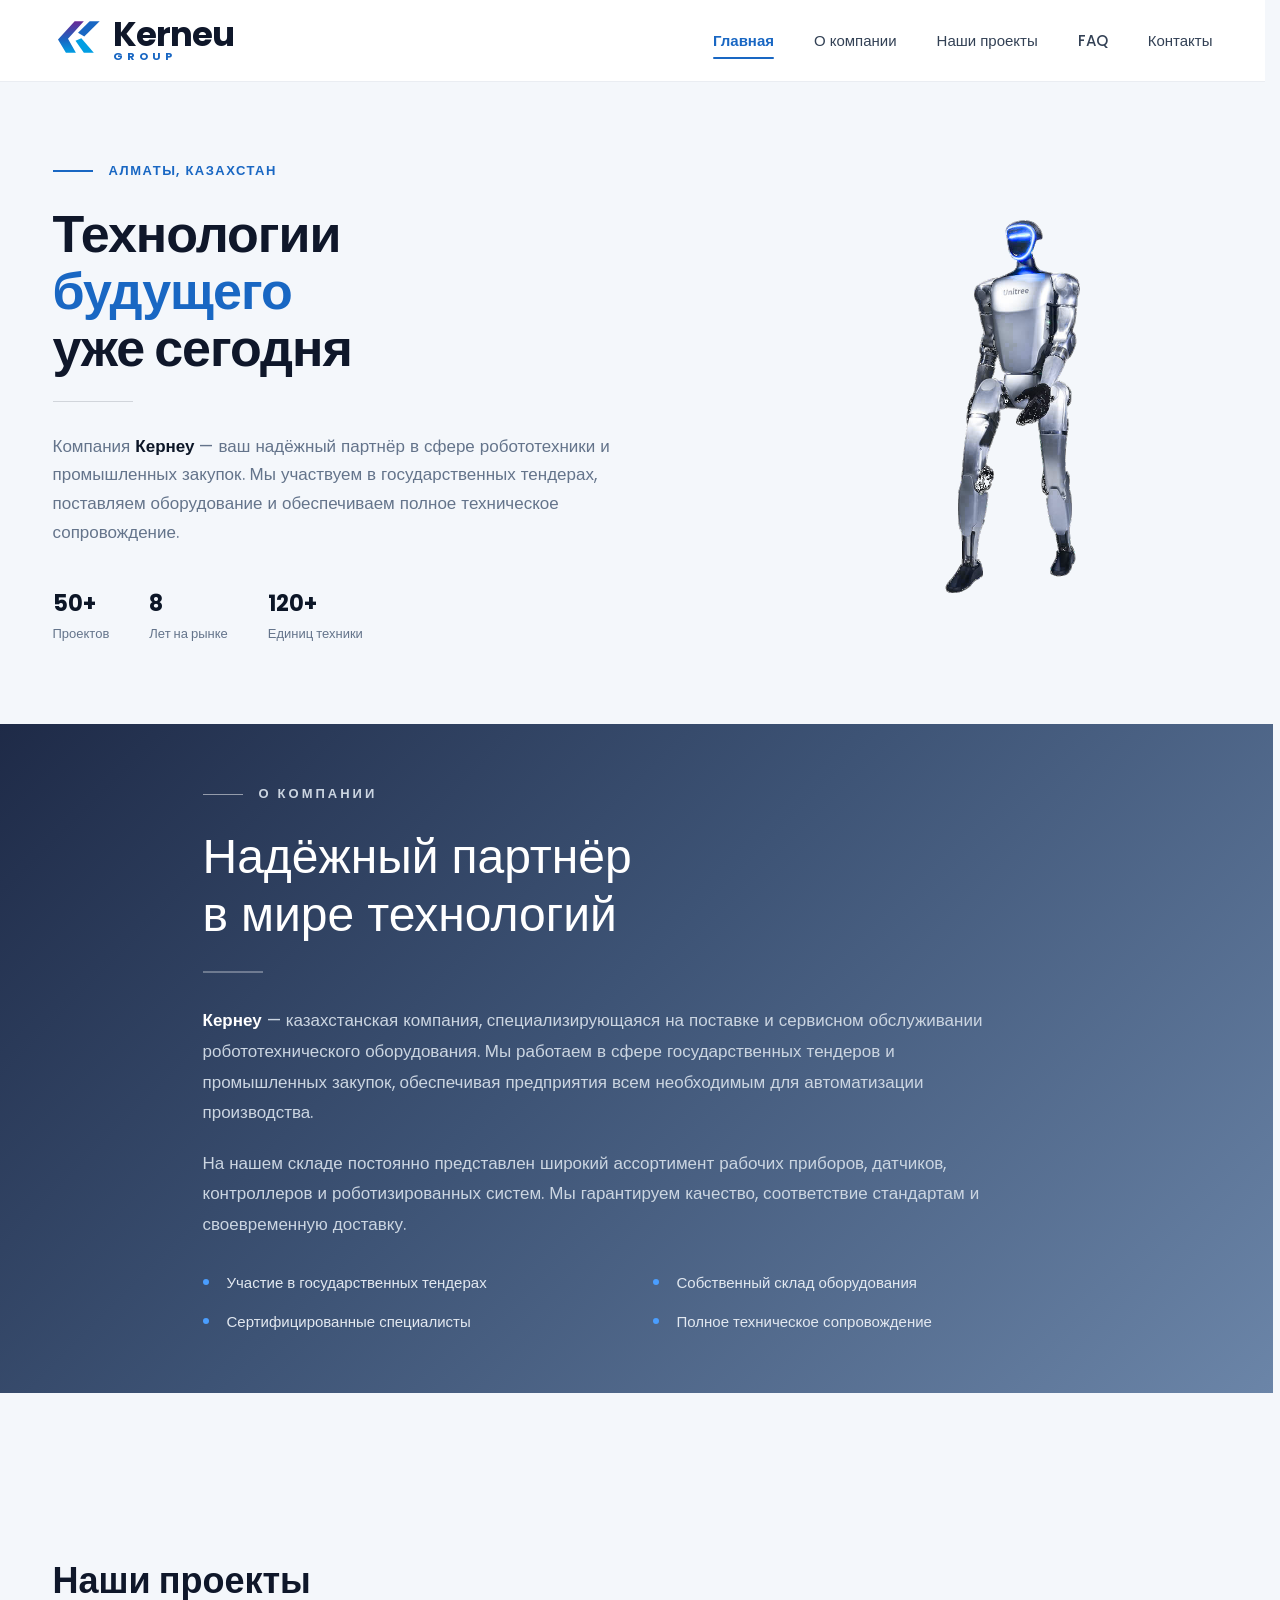
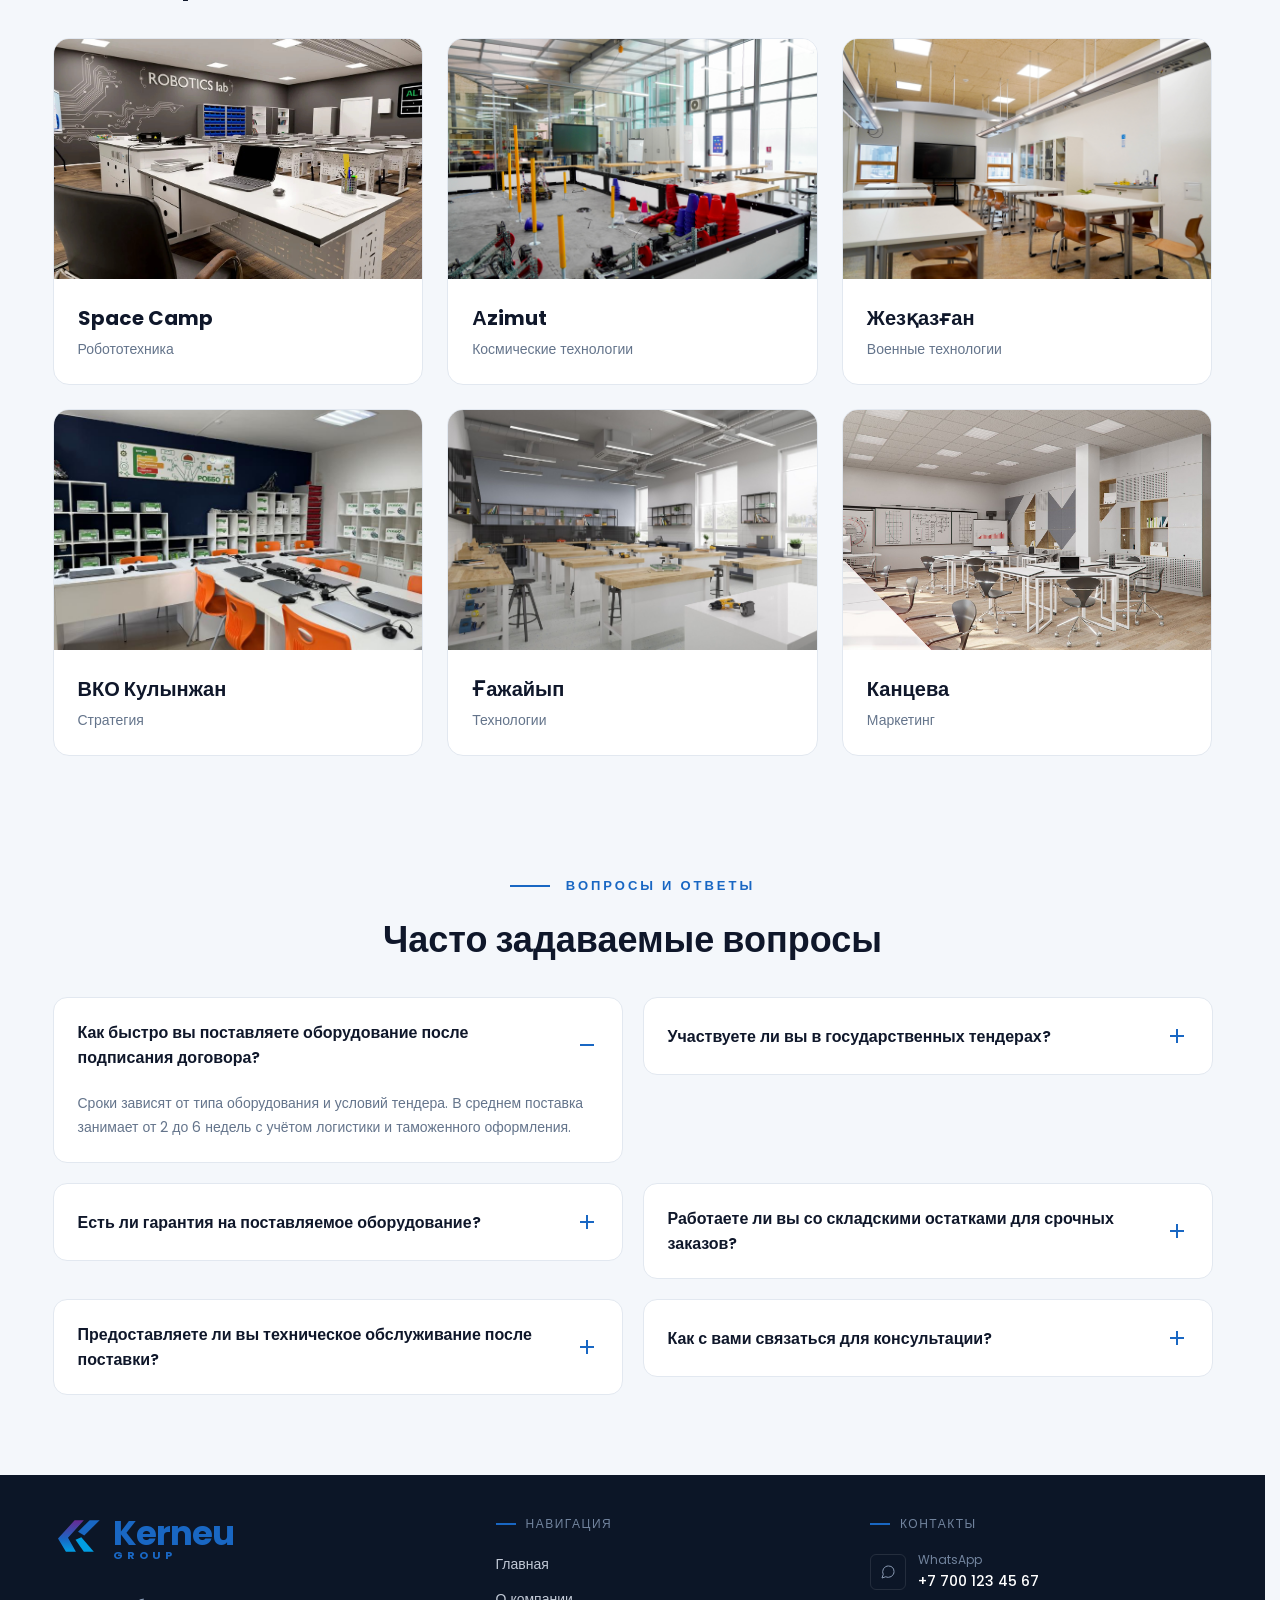
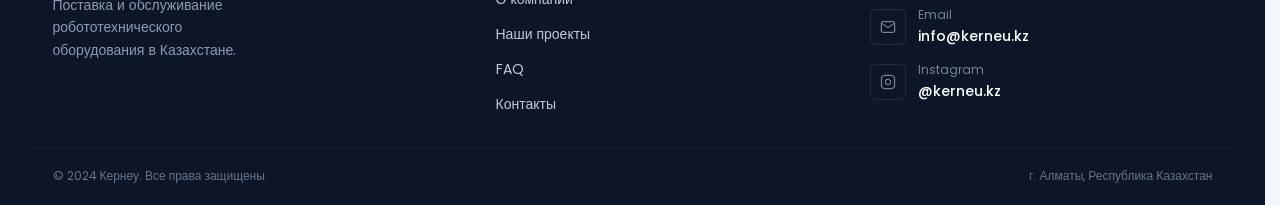
<file: index.html>
<!DOCTYPE html>
<html lang="ru">
<head>
    <meta charset="UTF-8">
    <meta name="viewport" content="width=device-width, initial-scale=1.0">
    <title>Kerneu Group - Robotics Landing Page</title>
    <link rel="stylesheet" href="styleL.css">
    <link href="https://fonts.googleapis.com/css2?family=Poppins:wght@300;400;500;600;700;800&display=swap" rel="stylesheet">
</head>
<body id="top">

<header class="site-header">
    <div class="container header-container">
        <div class="logo">
            <div class="logo-icon">
                <svg width="50" height="42" viewBox="0 0 120 100" fill="none" xmlns="http://www.w3.org/2000/svg">
                    <defs>
                        <linearGradient id="kerneu-grad" x1="0%" y1="0%" x2="0%" y2="100%">
                            <stop offset="0%" stop-color="#692994"/>
                            <stop offset="60%" stop-color="#1967c3"/>
                            <stop offset="100%" stop-color="#019ee3"/>
                        </linearGradient>
                    </defs>
                    <path d="M52 12 L74 12 L36 54 L55 88 L31 88 L12 56 Z" fill="url(#kerneu-grad)"/>
                    <path d="M60 40 L88 12 L112 12 L75 49 Z" fill="#1967c3"/>
                    <path d="M68 53 L98 88 L74 88 L54 59 Z" fill="#019ee3"/>
                </svg>
            </div>
            <div class="logo-text">
                <span class="brand-name">Kerneu</span>
                <span class="brand-sub">GROUP</span>
            </div>
        </div>
        
        <nav class="main-nav">
            <ul>
                <li><a href="#top">Главная</a></li>
                <li><a href="#about">О компании</a></li>
                <li><a href="#projects">Наши проекты</a></li>
                <li><a href="#faq">FAQ</a></li>
                <li><a href="#contacts">Контакты</a></li>
            </ul>
        </nav>
    </div>
</header>

<section class="hero-section">
    <div class="container">
        <div class="hero-top-content">
            <div class="hero-text-block">
    <div class="hero-subtitle">
        <span class="line"></span> АЛМАТЫ, КАЗАХСТАН
    </div>
    
    <h1 class="hero-title">
        Технологии<br>
        <span class="text-blue">будущего</span><br>
        уже сегодня
    </h1>
    
    <div class="hero-divider"></div>
    
    <p class="hero-description">
        Компания <strong>Кернеу</strong> — ваш надёжный партнёр в сфере робототехники и промышленных закупок. Мы участвуем в государственных тендерах, поставляем оборудование и обеспечиваем полное техническое сопровождение.
    </p>

    <div class="hero-stats">
        <div class="stat-item">
            <span class="stat-number">50+</span>
            <span class="stat-label">Проектов</span>
        </div>
        <div class="stat-item">
            <span class="stat-number">8</span>
            <span class="stat-label">Лет на рынке</span>
        </div>
        <div class="stat-item">
            <span class="stat-number">120+</span>
            <span class="stat-label">Единиц техники</span>
        </div>
    </div>
</div>
            <div class="hero-right-image">
                <img src="pic/robot (1).png" alt="Модель робота" class="empty-img hero-png">
            </div>
        </div>

        <section class="about-company" id="about">
    <div class="container about-content">
        <div class="about-label"><span class="about-label-line"></span>О КОМПАНИИ</div>
        <h2 class="about-title">Надёжный партнёр<br>в мире технологий</h2>
        <div class="about-divider"></div>
        <p class="about-text">
            <strong>Кернеу</strong> — казахстанская компания, специализирующаяся на поставке и сервисном обслуживании робототехнического оборудования. Мы работаем в сфере государственных тендеров и промышленных закупок, обеспечивая предприятия всем необходимым для автоматизации производства.
        </p>
        <p class="about-text">
            На нашем складе постоянно представлен широкий ассортимент рабочих приборов, датчиков, контроллеров и роботизированных систем. Мы гарантируем качество, соответствие стандартам и своевременную доставку.
        </p>
        <ul class="about-features">
            <li>Участие в государственных тендерах</li>
            <li>Собственный склад оборудования</li>
            <li>Сертифицированные специалисты</li>
            <li>Полное техническое сопровождение</li>
        </ul>
    </div>
</section>
</section>

<section class="interactive-section" id="projects">
    <div class="container">
        <div class="interactive-section-header">
            <h2 class="inter-title">Наши проекты</h2>
        </div>
        
        <div class="interactive-grid">
            
            <div class="interactive-card project-card" data-drawer="drawer-1">
                <div class="project-img-wrapper">
                    <img src="pic/203644845_w1280_h640_203644845.jpg" alt="FIRST Kazakhstan" class="project-img empty-img">
                </div>
                <div class="project-info">
                    <h3 class="project-title">Space Camp</h3>
                    <p class="project-category">Робототехника</p>
                </div>
            </div>

            <div class="interactive-card project-card" data-drawer="drawer-2">
                <div class="project-img-wrapper">
                    <img src="pic/DSC00771.jpg" alt="World Space Olympiad" class="project-img empty-img">
                </div>
                <div class="project-info">
                    <h3 class="project-title">Аzimut</h3>
                    <p class="project-category">Космические технологии</p>
                </div>
            </div>

            <div class="interactive-card project-card" data-drawer="drawer-3">
                <div class="project-img-wrapper">
                    <img src="pic/DSC00374.jpg" alt="Smart Sarbaz" class="project-img empty-img">
                </div>
                <div class="project-info">
                    <h3 class="project-title">Жезқазған</h3>
                    <p class="project-category">Военные технологии</p>
                </div>
            </div>

            <div class="interactive-card project-card" data-drawer="drawer-4">
                <div class="project-img-wrapper">
                    <img src="pic/IMG_3174_w900_h600.jpg" alt="Ғажайып" class="project-img empty-img">
                </div>
                <div class="project-info">
                    <h3 class="project-title">ВКО Кулынжан</h3>
                    <p class="project-category">Стратегия</p>
                </div>
            </div>

            <div class="interactive-card project-card" data-drawer="drawer-5">
                <div class="project-img-wrapper">
                    <img src="pic/281277.jpg" alt="Office" class="project-img empty-img">
                </div>
                <div class="project-info">
                    <h3 class="project-title">Ғажайып</h3>
                    <p class="project-category">Технологии</p>
                </div>
            </div>

            <div class="interactive-card project-card" data-drawer="drawer-6">
                <div class="project-img-wrapper">
                    <img src="pic/1668594249_idei-club-p-kabinet-robototekhniki-dizain-vkontakte-3.jpg" alt="Market Analysis" class="project-img empty-img">
                </div>
                <div class="project-info">
                    <h3 class="project-title">Канцева</h3>
                    <p class="project-category">Маркетинг</p>
                </div>
            </div>

        </div>
    </div>
</section>

<section class="faq-section" id="faq">
    <div class="container">
        <div class="faq-header">
            <div class="faq-label"><span class="faq-label-line"></span>ВОПРОСЫ И ОТВЕТЫ</div>
            <h2 class="faq-title">Часто задаваемые вопросы</h2>
        </div>

        <div class="faq-grid">
            <div class="faq-item is-open">
                <button class="faq-question" type="button">
                    <span>Как быстро вы поставляете оборудование после подписания договора?</span>
                    <span class="faq-icon"></span>
                </button>
                <div class="faq-answer">
                    <p>Сроки зависят от типа оборудования и условий тендера. В среднем поставка занимает от 2 до 6 недель с учётом логистики и таможенного оформления.</p>
                </div>
            </div>

            <div class="faq-item">
                <button class="faq-question" type="button">
                    <span>Участвуете ли вы в государственных тендерах?</span>
                    <span class="faq-icon"></span>
                </button>
                <div class="faq-answer">
                    <p>Да, Кернеу активно участвует в государственных тендерах и закупках, обеспечивая полное сопровождение сделки от подачи заявки до поставки.</p>
                </div>
            </div>

            <div class="faq-item">
                <button class="faq-question" type="button">
                    <span>Есть ли гарантия на поставляемое оборудование?</span>
                    <span class="faq-icon"></span>
                </button>
                <div class="faq-answer">
                    <p>Всё оборудование сертифицировано и поставляется с официальной гарантией производителя, а также с нашим техническим сопровождением.</p>
                </div>
            </div>

            <div class="faq-item">
                <button class="faq-question" type="button">
                    <span>Работаете ли вы со складскими остатками для срочных заказов?</span>
                    <span class="faq-icon"></span>
                </button>
                <div class="faq-answer">
                    <p>Да, на нашем складе постоянно есть в наличии датчики, контроллеры и роботизированные системы, что позволяет закрывать срочные заявки без ожидания импорта.</p>
                </div>
            </div>

            <div class="faq-item">
                <button class="faq-question" type="button">
                    <span>Предоставляете ли вы техническое обслуживание после поставки?</span>
                    <span class="faq-icon"></span>
                </button>
                <div class="faq-answer">
                    <p>Да, наши сертифицированные специалисты обеспечивают полное техническое сопровождение оборудования на всех этапах эксплуатации.</p>
                </div>
            </div>

            <div class="faq-item">
                <button class="faq-question" type="button">
                    <span>Как с вами связаться для консультации?</span>
                    <span class="faq-icon"></span>
                </button>
                <div class="faq-answer">
                    <p>Свяжитесь с нами по WhatsApp, email или Instagram — контакты указаны в разделе «Контакты» ниже, мы ответим в течение рабочего дня.</p>
                </div>
            </div>
        </div>
    </div>
</section>

<footer class="site-footer" id="contacts">
    <div class="container footer-top">
        <div class="footer-col">
            <div class="logo-2">
            <div class="logo-icon">
                <svg width="50" height="42" viewBox="0 0 120 100" fill="none" xmlns="http://www.w3.org/2000/svg">
                    <defs>
                        <linearGradient id="kerneu-grad" x1="0%" y1="0%" x2="0%" y2="100%">
                            <stop offset="0%" stop-color="#692994"/>
                            <stop offset="60%" stop-color="#1967c3"/>
                            <stop offset="100%" stop-color="#019ee3"/>
                        </linearGradient>
                    </defs>
                    <path d="M52 12 L74 12 L36 54 L55 88 L31 88 L12 56 Z" fill="url(#kerneu-grad)"/>
                    <path d="M60 40 L88 12 L112 12 L75 49 Z" fill="#1967c3"/>
                    <path d="M68 53 L98 88 L74 88 L54 59 Z" fill="#019ee3"/>
                </svg>
            </div>
            <div class="logo-text">
                <span class="brand-name-2">Kerneu</span>
                <span class="brand-sub">GROUP</span>
            </div>
        </div>
            <p class="footer-desc">
                Поставка и обслуживание<br>
                робототехнического<br>
                оборудования в Казахстане.
            </p>
        </div>
        
        <div class="footer-col">
            <h4 class="footer-heading"><span class="heading-line"></span>НАВИГАЦИЯ</h4>
            <ul class="footer-nav">
                <li><a href="#top">Главная</a></li>
                <li><a href="#about">О компании</a></li>
                <li><a href="#projects">Наши проекты</a></li>
                <li><a href="#faq">FAQ</a></li>
                <li><a href="#contacts">Контакты</a></li>
            </ul>
        </div>
        
        <div class="footer-col">
            <h4 class="footer-heading"><span class="heading-line"></span>КОНТАКТЫ</h4>
            <div class="footer-contact-list">
                <div class="contact-item">
                    <div class="contact-icon">
                        <svg viewBox="0 0 24 24" fill="none" stroke="currentColor" stroke-width="1.5"><path d="M21 11.5a8.38 8.38 0 0 1-.9 3.8 8.5 8.5 0 0 1-7.6 4.7 8.38 8.38 0 0 1-3.8-.9L3 21l1.9-5.7a8.38 8.38 0 0 1-.9-3.8 8.5 8.5 0 0 1 4.7-7.6 8.38 8.38 0 0 1 3.8-.9h.5a8.48 8.48 0 0 1 8 8v.5z"></path></svg>
                    </div>
                    <div class="contact-info">
                        <span class="contact-title">WhatsApp</span>
                        <a href="tel:+77001234567" class="contact-link">+7 700 123 45 67</a>
                    </div>
                </div>
                <div class="contact-item">
                    <div class="contact-icon">
                        <svg viewBox="0 0 24 24" fill="none" stroke="currentColor" stroke-width="1.5"><rect x="2" y="4" width="20" height="16" rx="2"></rect><path d="M2 6l10 7 10-7"></path></svg>
                    </div>
                    <div class="contact-info">
                        <span class="contact-title">Email</span>
                        <a href="mailto:info@kerneu.kz" class="contact-link">info@kerneu.kz</a>
                    </div>
                </div>
                <div class="contact-item">
                    <div class="contact-icon">
                        <svg viewBox="0 0 24 24" fill="none" stroke="currentColor" stroke-width="1.5"><rect x="2" y="2" width="20" height="20" rx="5" ry="5"></rect><path d="M16 11.37A4 4 0 1 1 12.63 8 4 4 0 0 1 16 11.37z"></path><line x1="17.5" y1="6.5" x2="17.51" y2="6.5"></line></svg>
                    </div>
                    <div class="contact-info">
                        <span class="contact-title">Instagram</span>
                        <a href="#" class="contact-link">@kerneu.kz</a>
                    </div>
                </div>
            </div>
        </div>
    </div>
    
    <div class="container footer-bottom">
        <p>© 2024 Кернеу. Все права защищены.</p>
        <p>г. Алматы, Республика Казахстан</p>
    </div>
</footer>

<div class="side-drawer" id="projects-gallery">
    <div class="drawer-overlay" onclick="closeGallery()"></div>
    
    <button class="drawer-close" onclick="closeGallery()">&times;</button>
    
    <button class="drawer-nav-arrow arrow-prev" onclick="moveCarousel(-1)" title="Предыдущий проект">
        <svg width="24" height="24" viewBox="0 0 24 24" fill="none" stroke="currentColor" stroke-width="2.5" stroke-linecap="round" stroke-linejoin="round"><polyline points="15 18 9 12 15 6"></polyline></svg>
    </button>
    <button class="drawer-nav-arrow arrow-next" onclick="moveCarousel(1)" title="Следующий проект">
        <svg width="24" height="24" viewBox="0 0 24 24" fill="none" stroke="currentColor" stroke-width="2.5" stroke-linecap="round" stroke-linejoin="round"><polyline points="9 18 15 12 9 6"></polyline></svg>
    </button>

    <div class="carousel-track">
        
        <div class="carousel-card" id="card-0">
            <div class="drawer-content-scroll">
                <span class="drawer-tag">Robotics</span>
                <h2>Space Camp</h2>
                <div class="project-gallery">
                    <div class="gallery-row-top">
                        <img src="pic/IMG_0736.jpg" alt="Fablab" class="gallery-photo">
                        <img src="pic/IMG_6408.jpg" alt="Fablab" class="gallery-photo">
                        <img src="pic/IMG_0738.jpg" alt="Fablab" class="gallery-photo">
                        <img src="pic/IMG_0738.jpg" alt="Fablab" class="gallery-photo">
                        <img src="pic/IMG_6439.jpg" alt="Fablab" class="gallery-photo">
                    </div>
                </div>
                <hr>
                <p>Space Camp — упор на инженерию и космос: робототехника, роверы, FabLab, авиамоделирование и БПЛА, астрономия, космическая связь и радиотехнологии. Это самый "техно-космический" из всех.</p>
                </div>
        </div>

        <div class="carousel-card" id="card-1">
            <div class="drawer-content-scroll">
                <span class="drawer-tag">Space</span>
                <h2>Azimut</h2>
                <div class="project-gallery">
                    <div class="gallery-row-top">
                        <img src="pic/IMG_5260.jpg" alt="World Space Olympiad" class="gallery-photo">
                        <img src="pic/IMG_5261.jpg" alt="World Space Olympiad" class="gallery-photo">
                        <img src="pic/IMG_5262.jpg" alt="World Space Olympiad" class="gallery-photo">
                        <img src="pic/IMG_5264.jpg" alt="World Space Olympiad" class="gallery-photo">
                        <img src="pic/IMG_5266.jpg" alt="World Space Olympiad" class="gallery-photo">
                    </div>
                </div>
                <hr>
                <p>Явный уклон в творческие мастерские: "Культура питания", "Культура дома", "Дизайн и технология", инструментальная, сенсорная комната, НВП. Разноплановость — не только техника, а прикладные навыки и творчество. Хорошо показать как проект "полного цикла" для школы.</p>
            </div>
        </div>

        <div class="carousel-card" id="card-2">
            <div class="drawer-content-scroll">
                <span class="drawer-tag">Defense</span>
                <h2>Жезқазған</h2>
                <div class="project-gallery">
                    <div class="gallery-row-top">
                        <img src="pic/IMG_1023.jpg" alt="Smart Sarbaz" class="gallery-photo">
                        <img src="pic/IMG_1025.jpg" alt="Smart Sarbaz" class="gallery-photo">
                        <img src="pic/IMG_1027.jpg" alt="Smart Sarbaz" class="gallery-photo">
                        <img src="pic/IMG_1030.jpg" alt="Smart Sarbaz" class="gallery-photo">
                        <img src="pic/IMG_1033.jpg" alt="Smart Sarbaz" class="gallery-photo">
                    </div>
                </div>
                <hr>
                <p>Самый насыщенный список: сенсорная комната, центр раннего развития, арт-студия, гончарная мастерская, тренерская, медблок, студия цифрового искусства, фотостудия, информатика, STEM-лаборатория, физика/математика/биология, приёмная, кабинет директора.</p>
            </div>
        </div>

        <div class="carousel-card" id="card-3">
            <div class="drawer-content-scroll">
                <span class="drawer-tag">Strategy</span>
                <h2>Кулынжан</h2>
                <div class="project-gallery">
                    <div class="gallery-row-top">
                        <img src="pic/DSC00365.jpg" alt="Ғажайып" class="gallery-photo">
                        <img src="pic/DSC00366.jpg" alt="Ғажайып" class="gallery-photo">
                        <img src="pic/DSC00368.jpg" alt="Ғажайып" class="gallery-photo">
                        <img src="pic/DSC00367.jpg" alt="Ғажайып" class="gallery-photo">
                        <img src="pic/DSC00376.jpg" alt="Ғажайып" class="gallery-photo">
                    </div>
                </div>
                <hr>
                <p>Короткий список (охрана, биология, химия, физика), похоже, скан обрезан или проект меньше по объёму..</p>
            </div>
        </div>

        <div class="carousel-card" id="card-4">
            <div class="drawer-content-scroll">
                <span class="drawer-tag">Technology</span>
                <h2>Ғажайып</h2>
                <div class="project-gallery">
                    <div class="gallery-row-top">
                        <img src="pic/DSC00771.jpg" alt="Office" class="gallery-photo">
                        <img src="pic/DSC00774.jpg" alt="Office" class="gallery-photo">
                        <img src="pic/DSC00779.jpg" alt="Office" class="gallery-photo">
                        <img src="pic/DSC00783.jpg" alt="Office" class="gallery-photo">
                        <img src="pic/DSC00791.jpg" alt="Office" class="gallery-photo">
                    </div>
                </div>
                <hr>
                <p>Сильный академический профиль: инклюзивное образование, начальная школа, библиотека на 35 мест с медиатекой на 14, лаборантские по физике/биологии/химии, кабинет математики, STEM-лаборатория, визуальное искусство</p>
            </div>
        </div>

        <div class="carousel-card" id="card-5">
            <div class="drawer-content-scroll">
                <span class="drawer-tag">Marketing</span>
                <h2>Канцева</h2>
                <div class="project-gallery">
                    <div class="gallery-row-top">
                        <img src="pic/DSC00296.jpg" alt="Market Analysis" class="gallery-photo">
                        <img src="pic/DSC00312.jpg" alt="Market Analysis" class="gallery-photo">
                        <img src="pic/DSC00294.jpg" alt="Market Analysis" class="gallery-photo">
                        <img src="pic/DSC00292.jpg" alt="Market Analysis" class="gallery-photo">
                        <img src="pic/DSC00310.jpg" alt="Market Analysis" class="gallery-photo">
                    </div>
                </div>
                <hr>
                <p>Самый компактный: "Дизайн и технология", "Культура дома", визуальное искусство, STEM, "Робот".</p>
            </div>
        </div>

    </div>
</div>
<script src="scriptL.js"></script>
</body>
</html>
</file>
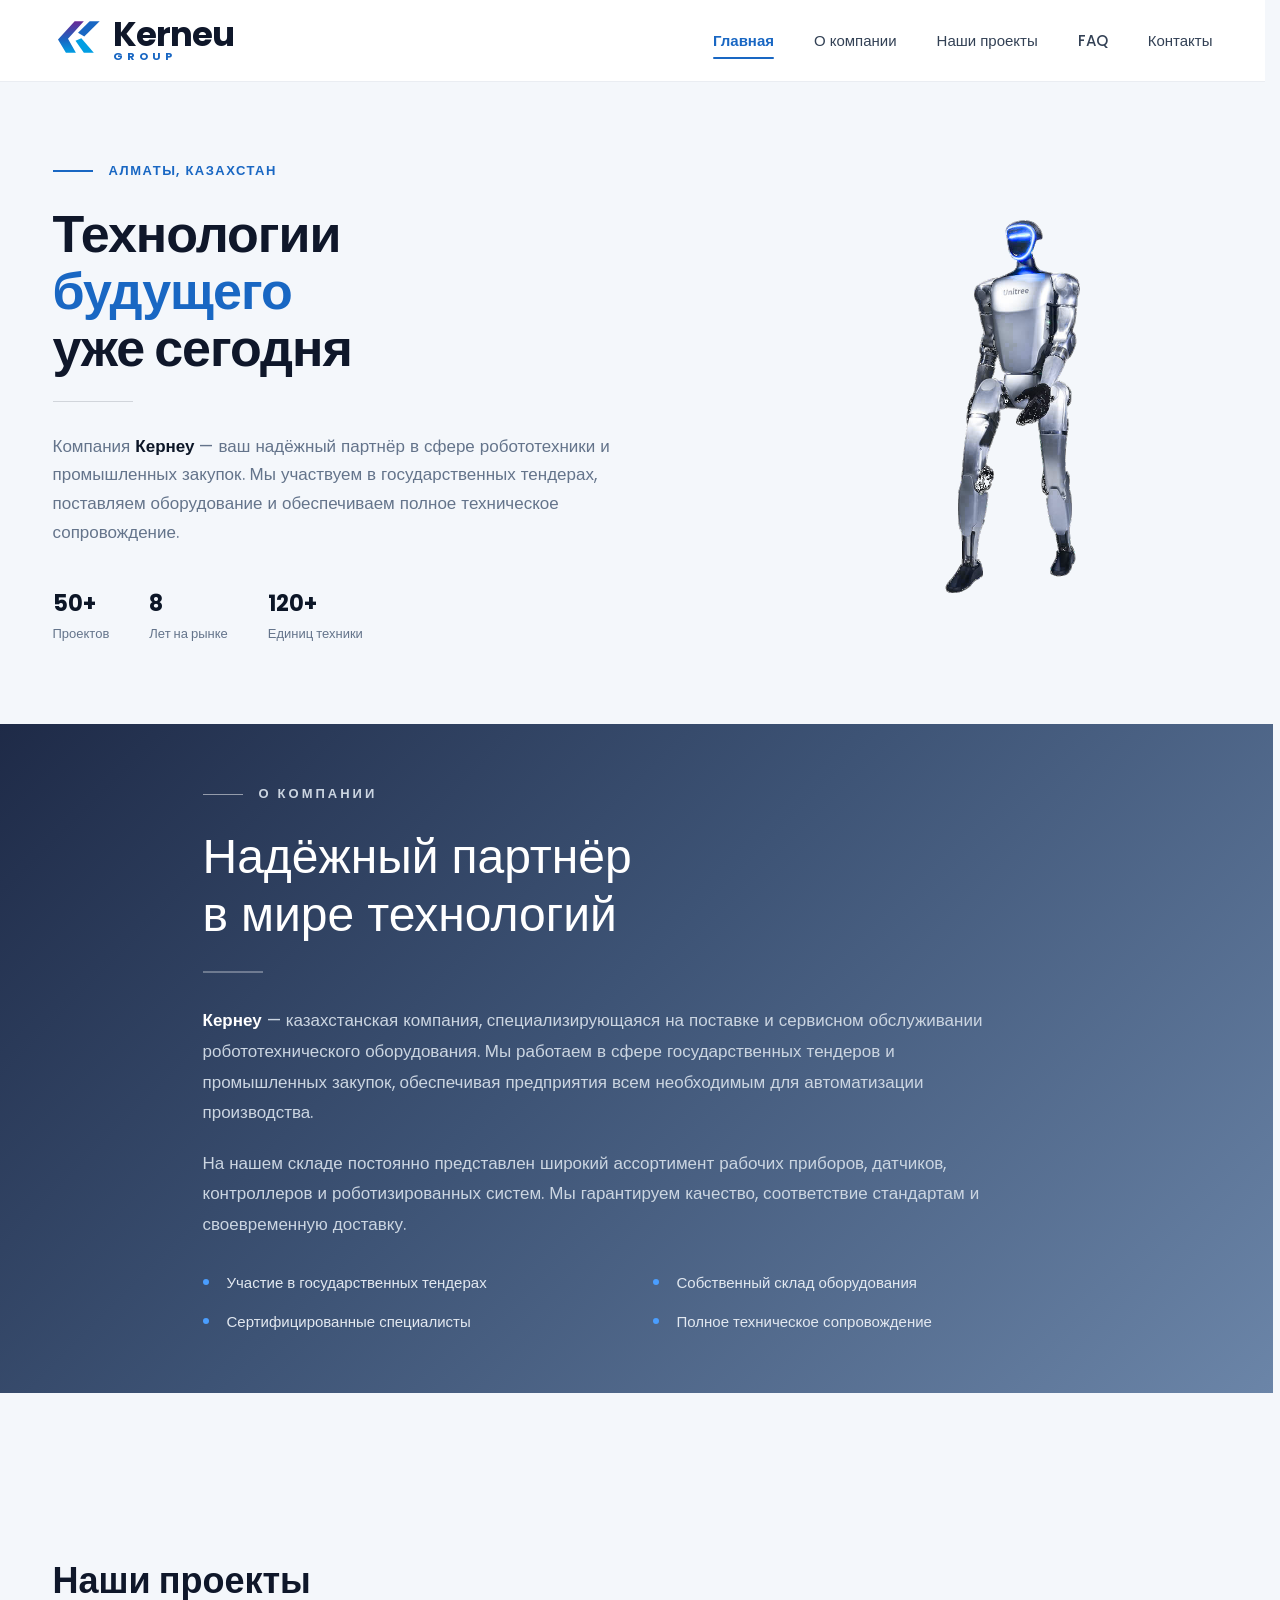
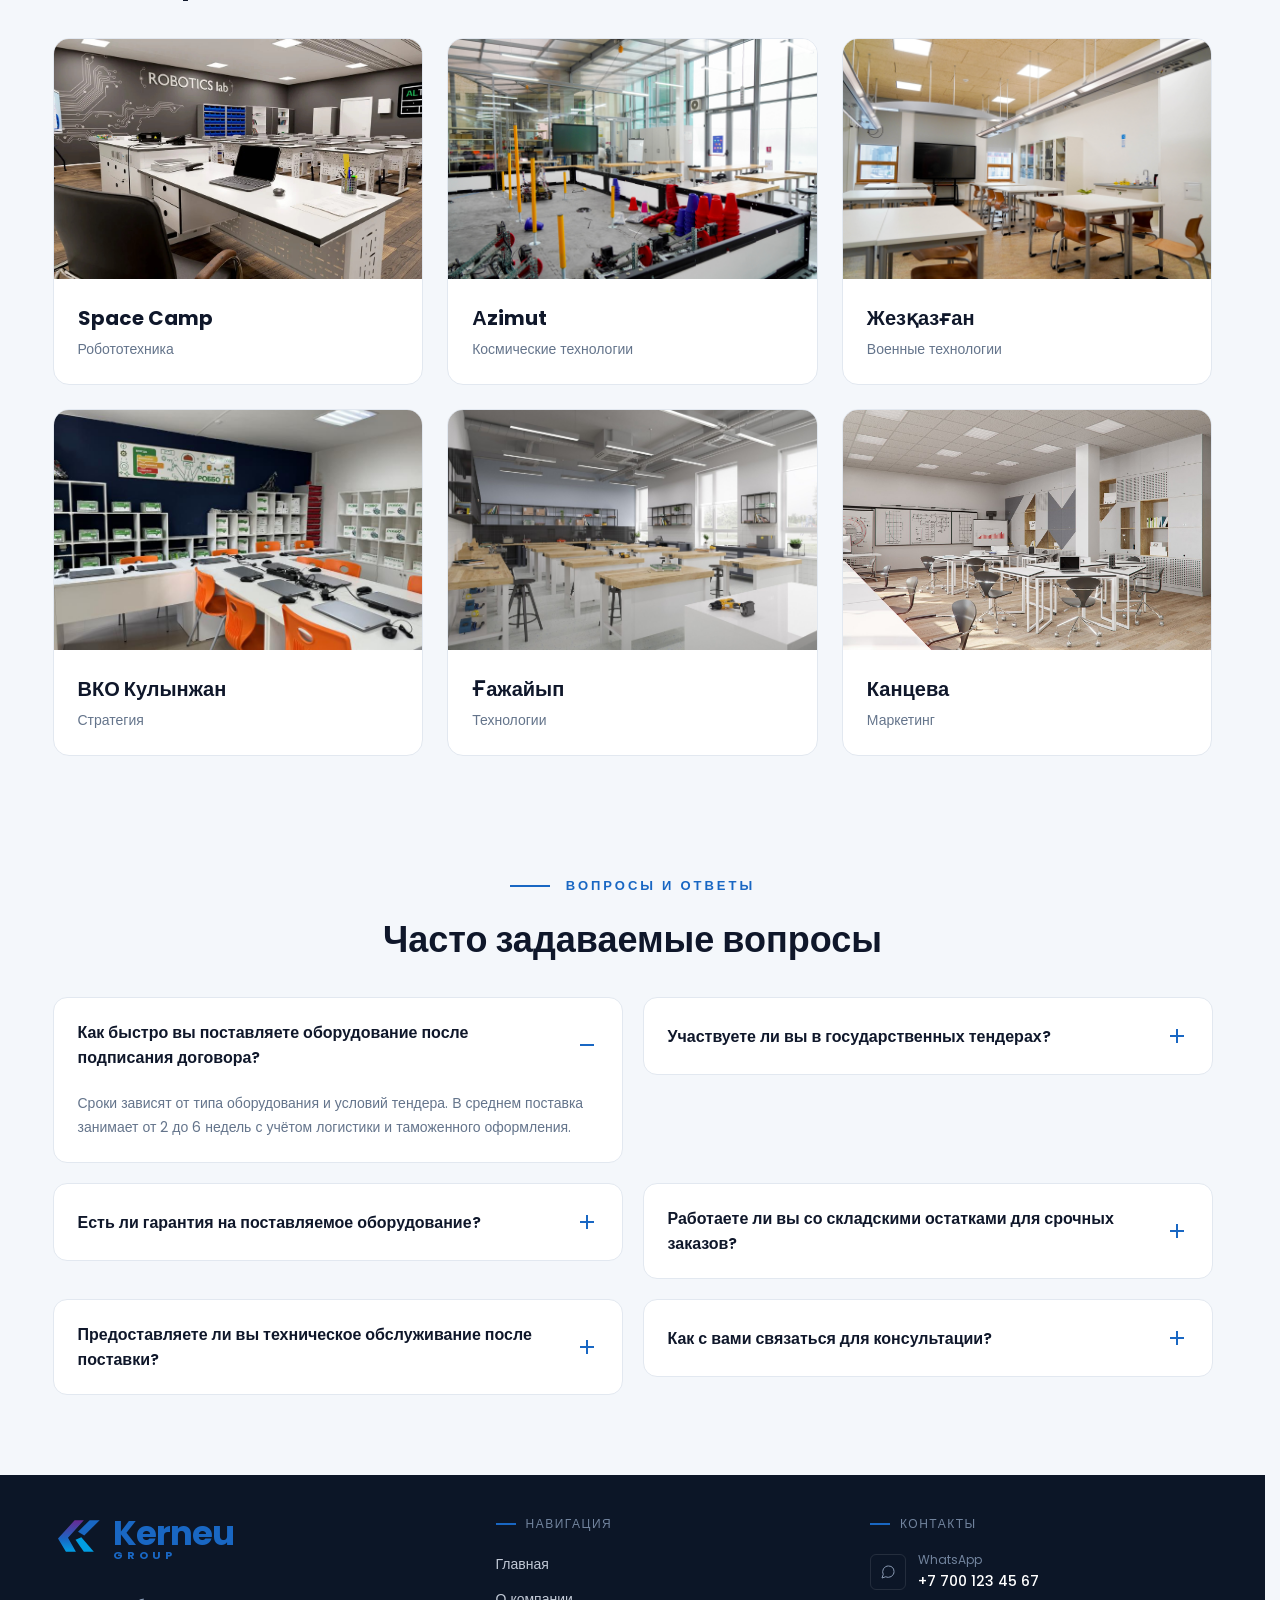
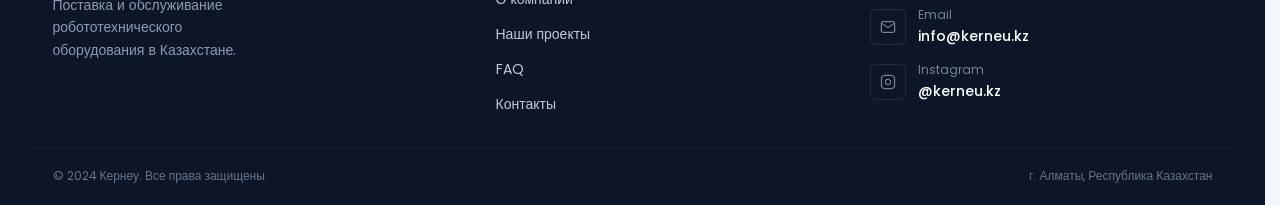
<file: indexL.html>
<!DOCTYPE html>
<html lang="ru">
<head>
    <meta charset="UTF-8">
    <meta name="viewport" content="width=device-width, initial-scale=1.0">
    <title>Kerneu Group - Robotics Landing Page</title>
    <link rel="stylesheet" href="styleL.css">
    <link href="https://fonts.googleapis.com/css2?family=Poppins:wght@300;400;500;600;700;800&display=swap" rel="stylesheet">
</head>
<body id="top">

<header class="site-header">
    <div class="container header-container">
        <div class="logo">
            <div class="logo-icon">
                <svg width="50" height="42" viewBox="0 0 120 100" fill="none" xmlns="http://www.w3.org/2000/svg">
                    <defs>
                        <linearGradient id="kerneu-grad" x1="0%" y1="0%" x2="0%" y2="100%">
                            <stop offset="0%" stop-color="#692994"/>
                            <stop offset="60%" stop-color="#1967c3"/>
                            <stop offset="100%" stop-color="#019ee3"/>
                        </linearGradient>
                    </defs>
                    <path d="M52 12 L74 12 L36 54 L55 88 L31 88 L12 56 Z" fill="url(#kerneu-grad)"/>
                    <path d="M60 40 L88 12 L112 12 L75 49 Z" fill="#1967c3"/>
                    <path d="M68 53 L98 88 L74 88 L54 59 Z" fill="#019ee3"/>
                </svg>
            </div>
            <div class="logo-text">
                <span class="brand-name">Kerneu</span>
                <span class="brand-sub">GROUP</span>
            </div>
        </div>
        
        <nav class="main-nav">
            <ul>
                <li><a href="#top">Главная</a></li>
                <li><a href="#about">О компании</a></li>
                <li><a href="#projects">Наши проекты</a></li>
                <li><a href="#faq">FAQ</a></li>
                <li><a href="#contacts">Контакты</a></li>
            </ul>
        </nav>
    </div>
</header>

<section class="hero-section">
    <div class="container">
        <div class="hero-top-content">
            <div class="hero-text-block">
    <div class="hero-subtitle">
        <span class="line"></span> АЛМАТЫ, КАЗАХСТАН
    </div>
    
    <h1 class="hero-title">
        Технологии<br>
        <span class="text-blue">будущего</span><br>
        уже сегодня
    </h1>
    
    <div class="hero-divider"></div>
    
    <p class="hero-description">
        Компания <strong>Кернеу</strong> — ваш надёжный партнёр в сфере робототехники и промышленных закупок. Мы участвуем в государственных тендерах, поставляем оборудование и обеспечиваем полное техническое сопровождение.
    </p>

    <div class="hero-stats">
        <div class="stat-item">
            <span class="stat-number">50+</span>
            <span class="stat-label">Проектов</span>
        </div>
        <div class="stat-item">
            <span class="stat-number">8</span>
            <span class="stat-label">Лет на рынке</span>
        </div>
        <div class="stat-item">
            <span class="stat-number">120+</span>
            <span class="stat-label">Единиц техники</span>
        </div>
    </div>
</div>
            <div class="hero-right-image">
                <img src="pic/robot (1).png" alt="Модель робота" class="empty-img hero-png">
            </div>
        </div>

        <section class="about-company" id="about">
    <div class="container about-content">
        <div class="about-label"><span class="about-label-line"></span>О КОМПАНИИ</div>
        <h2 class="about-title">Надёжный партнёр<br>в мире технологий</h2>
        <div class="about-divider"></div>
        <p class="about-text">
            <strong>Кернеу</strong> — казахстанская компания, специализирующаяся на поставке и сервисном обслуживании робототехнического оборудования. Мы работаем в сфере государственных тендеров и промышленных закупок, обеспечивая предприятия всем необходимым для автоматизации производства.
        </p>
        <p class="about-text">
            На нашем складе постоянно представлен широкий ассортимент рабочих приборов, датчиков, контроллеров и роботизированных систем. Мы гарантируем качество, соответствие стандартам и своевременную доставку.
        </p>
        <ul class="about-features">
            <li>Участие в государственных тендерах</li>
            <li>Собственный склад оборудования</li>
            <li>Сертифицированные специалисты</li>
            <li>Полное техническое сопровождение</li>
        </ul>
    </div>
</section>
</section>

<section class="interactive-section" id="projects">
    <div class="container">
        <div class="interactive-section-header">
            <h2 class="inter-title">Наши проекты</h2>
        </div>
        
        <div class="interactive-grid">
            
            <div class="interactive-card project-card" data-drawer="drawer-1">
                <div class="project-img-wrapper">
                    <img src="pic/203644845_w1280_h640_203644845.jpg" alt="FIRST Kazakhstan" class="project-img empty-img">
                </div>
                <div class="project-info">
                    <h3 class="project-title">Space Camp</h3>
                    <p class="project-category">Робототехника</p>
                </div>
            </div>

            <div class="interactive-card project-card" data-drawer="drawer-2">
                <div class="project-img-wrapper">
                    <img src="pic/DSC00771.jpg" alt="World Space Olympiad" class="project-img empty-img">
                </div>
                <div class="project-info">
                    <h3 class="project-title">Аzimut</h3>
                    <p class="project-category">Космические технологии</p>
                </div>
            </div>

            <div class="interactive-card project-card" data-drawer="drawer-3">
                <div class="project-img-wrapper">
                    <img src="pic/DSC00374.jpg" alt="Smart Sarbaz" class="project-img empty-img">
                </div>
                <div class="project-info">
                    <h3 class="project-title">Жезқазған</h3>
                    <p class="project-category">Военные технологии</p>
                </div>
            </div>

            <div class="interactive-card project-card" data-drawer="drawer-4">
                <div class="project-img-wrapper">
                    <img src="pic/IMG_3174_w900_h600.jpg" alt="Ғажайып" class="project-img empty-img">
                </div>
                <div class="project-info">
                    <h3 class="project-title">ВКО Кулынжан</h3>
                    <p class="project-category">Стратегия</p>
                </div>
            </div>

            <div class="interactive-card project-card" data-drawer="drawer-5">
                <div class="project-img-wrapper">
                    <img src="pic/281277.jpg" alt="Office" class="project-img empty-img">
                </div>
                <div class="project-info">
                    <h3 class="project-title">Ғажайып</h3>
                    <p class="project-category">Технологии</p>
                </div>
            </div>

            <div class="interactive-card project-card" data-drawer="drawer-6">
                <div class="project-img-wrapper">
                    <img src="pic/1668594249_idei-club-p-kabinet-robototekhniki-dizain-vkontakte-3.jpg" alt="Market Analysis" class="project-img empty-img">
                </div>
                <div class="project-info">
                    <h3 class="project-title">Канцева</h3>
                    <p class="project-category">Маркетинг</p>
                </div>
            </div>

        </div>
    </div>
</section>

<section class="faq-section" id="faq">
    <div class="container">
        <div class="faq-header">
            <div class="faq-label"><span class="faq-label-line"></span>ВОПРОСЫ И ОТВЕТЫ</div>
            <h2 class="faq-title">Часто задаваемые вопросы</h2>
        </div>

        <div class="faq-grid">
            <div class="faq-item is-open">
                <button class="faq-question" type="button">
                    <span>Как быстро вы поставляете оборудование после подписания договора?</span>
                    <span class="faq-icon"></span>
                </button>
                <div class="faq-answer">
                    <p>Сроки зависят от типа оборудования и условий тендера. В среднем поставка занимает от 2 до 6 недель с учётом логистики и таможенного оформления.</p>
                </div>
            </div>

            <div class="faq-item">
                <button class="faq-question" type="button">
                    <span>Участвуете ли вы в государственных тендерах?</span>
                    <span class="faq-icon"></span>
                </button>
                <div class="faq-answer">
                    <p>Да, Кернеу активно участвует в государственных тендерах и закупках, обеспечивая полное сопровождение сделки от подачи заявки до поставки.</p>
                </div>
            </div>

            <div class="faq-item">
                <button class="faq-question" type="button">
                    <span>Есть ли гарантия на поставляемое оборудование?</span>
                    <span class="faq-icon"></span>
                </button>
                <div class="faq-answer">
                    <p>Всё оборудование сертифицировано и поставляется с официальной гарантией производителя, а также с нашим техническим сопровождением.</p>
                </div>
            </div>

            <div class="faq-item">
                <button class="faq-question" type="button">
                    <span>Работаете ли вы со складскими остатками для срочных заказов?</span>
                    <span class="faq-icon"></span>
                </button>
                <div class="faq-answer">
                    <p>Да, на нашем складе постоянно есть в наличии датчики, контроллеры и роботизированные системы, что позволяет закрывать срочные заявки без ожидания импорта.</p>
                </div>
            </div>

            <div class="faq-item">
                <button class="faq-question" type="button">
                    <span>Предоставляете ли вы техническое обслуживание после поставки?</span>
                    <span class="faq-icon"></span>
                </button>
                <div class="faq-answer">
                    <p>Да, наши сертифицированные специалисты обеспечивают полное техническое сопровождение оборудования на всех этапах эксплуатации.</p>
                </div>
            </div>

            <div class="faq-item">
                <button class="faq-question" type="button">
                    <span>Как с вами связаться для консультации?</span>
                    <span class="faq-icon"></span>
                </button>
                <div class="faq-answer">
                    <p>Свяжитесь с нами по WhatsApp, email или Instagram — контакты указаны в разделе «Контакты» ниже, мы ответим в течение рабочего дня.</p>
                </div>
            </div>
        </div>
    </div>
</section>

<footer class="site-footer" id="contacts">
    <div class="container footer-top">
        <div class="footer-col">
            <div class="logo-2">
            <div class="logo-icon">
                <svg width="50" height="42" viewBox="0 0 120 100" fill="none" xmlns="http://www.w3.org/2000/svg">
                    <defs>
                        <linearGradient id="kerneu-grad" x1="0%" y1="0%" x2="0%" y2="100%">
                            <stop offset="0%" stop-color="#692994"/>
                            <stop offset="60%" stop-color="#1967c3"/>
                            <stop offset="100%" stop-color="#019ee3"/>
                        </linearGradient>
                    </defs>
                    <path d="M52 12 L74 12 L36 54 L55 88 L31 88 L12 56 Z" fill="url(#kerneu-grad)"/>
                    <path d="M60 40 L88 12 L112 12 L75 49 Z" fill="#1967c3"/>
                    <path d="M68 53 L98 88 L74 88 L54 59 Z" fill="#019ee3"/>
                </svg>
            </div>
            <div class="logo-text">
                <span class="brand-name-2">Kerneu</span>
                <span class="brand-sub">GROUP</span>
            </div>
        </div>
            <p class="footer-desc">
                Поставка и обслуживание<br>
                робототехнического<br>
                оборудования в Казахстане.
            </p>
        </div>
        
        <div class="footer-col">
            <h4 class="footer-heading"><span class="heading-line"></span>НАВИГАЦИЯ</h4>
            <ul class="footer-nav">
                <li><a href="#top">Главная</a></li>
                <li><a href="#about">О компании</a></li>
                <li><a href="#projects">Наши проекты</a></li>
                <li><a href="#faq">FAQ</a></li>
                <li><a href="#contacts">Контакты</a></li>
            </ul>
        </div>
        
        <div class="footer-col">
            <h4 class="footer-heading"><span class="heading-line"></span>КОНТАКТЫ</h4>
            <div class="footer-contact-list">
                <div class="contact-item">
                    <div class="contact-icon">
                        <svg viewBox="0 0 24 24" fill="none" stroke="currentColor" stroke-width="1.5"><path d="M21 11.5a8.38 8.38 0 0 1-.9 3.8 8.5 8.5 0 0 1-7.6 4.7 8.38 8.38 0 0 1-3.8-.9L3 21l1.9-5.7a8.38 8.38 0 0 1-.9-3.8 8.5 8.5 0 0 1 4.7-7.6 8.38 8.38 0 0 1 3.8-.9h.5a8.48 8.48 0 0 1 8 8v.5z"></path></svg>
                    </div>
                    <div class="contact-info">
                        <span class="contact-title">WhatsApp</span>
                        <a href="tel:+77001234567" class="contact-link">+7 700 123 45 67</a>
                    </div>
                </div>
                <div class="contact-item">
                    <div class="contact-icon">
                        <svg viewBox="0 0 24 24" fill="none" stroke="currentColor" stroke-width="1.5"><rect x="2" y="4" width="20" height="16" rx="2"></rect><path d="M2 6l10 7 10-7"></path></svg>
                    </div>
                    <div class="contact-info">
                        <span class="contact-title">Email</span>
                        <a href="mailto:info@kerneu.kz" class="contact-link">info@kerneu.kz</a>
                    </div>
                </div>
                <div class="contact-item">
                    <div class="contact-icon">
                        <svg viewBox="0 0 24 24" fill="none" stroke="currentColor" stroke-width="1.5"><rect x="2" y="2" width="20" height="20" rx="5" ry="5"></rect><path d="M16 11.37A4 4 0 1 1 12.63 8 4 4 0 0 1 16 11.37z"></path><line x1="17.5" y1="6.5" x2="17.51" y2="6.5"></line></svg>
                    </div>
                    <div class="contact-info">
                        <span class="contact-title">Instagram</span>
                        <a href="#" class="contact-link">@kerneu.kz</a>
                    </div>
                </div>
            </div>
        </div>
    </div>
    
    <div class="container footer-bottom">
        <p>© 2024 Кернеу. Все права защищены.</p>
        <p>г. Алматы, Республика Казахстан</p>
    </div>
</footer>

<div class="side-drawer" id="projects-gallery">
    <div class="drawer-overlay" onclick="closeGallery()"></div>
    
    <button class="drawer-close" onclick="closeGallery()">&times;</button>
    
    <button class="drawer-nav-arrow arrow-prev" onclick="moveCarousel(-1)" title="Предыдущий проект">
        <svg width="24" height="24" viewBox="0 0 24 24" fill="none" stroke="currentColor" stroke-width="2.5" stroke-linecap="round" stroke-linejoin="round"><polyline points="15 18 9 12 15 6"></polyline></svg>
    </button>
    <button class="drawer-nav-arrow arrow-next" onclick="moveCarousel(1)" title="Следующий проект">
        <svg width="24" height="24" viewBox="0 0 24 24" fill="none" stroke="currentColor" stroke-width="2.5" stroke-linecap="round" stroke-linejoin="round"><polyline points="9 18 15 12 9 6"></polyline></svg>
    </button>

    <div class="carousel-track">
        
        <div class="carousel-card" id="card-0">
            <div class="drawer-content-scroll">
                <span class="drawer-tag">Robotics</span>
                <h2>Space Camp</h2>
                <div class="project-gallery">
                    <div class="gallery-row-top">
                        <img src="pic/IMG_0736.jpg" alt="Fablab" class="gallery-photo">
                        <img src="pic/IMG_6408.jpg" alt="Fablab" class="gallery-photo">
                        <img src="pic/IMG_0738.jpg" alt="Fablab" class="gallery-photo">
                        <img src="pic/IMG_0738.jpg" alt="Fablab" class="gallery-photo">
                        <img src="pic/IMG_6439.jpg" alt="Fablab" class="gallery-photo">
                    </div>
                </div>
                <hr>
                <p>Space Camp — упор на инженерию и космос: робототехника, роверы, FabLab, авиамоделирование и БПЛА, астрономия, космическая связь и радиотехнологии. Это самый "техно-космический" из всех.</p>
                </div>
        </div>

        <div class="carousel-card" id="card-1">
            <div class="drawer-content-scroll">
                <span class="drawer-tag">Space</span>
                <h2>Azimut</h2>
                <div class="project-gallery">
                    <div class="gallery-row-top">
                        <img src="pic/IMG_5260.jpg" alt="World Space Olympiad" class="gallery-photo">
                        <img src="pic/IMG_5261.jpg" alt="World Space Olympiad" class="gallery-photo">
                        <img src="pic/IMG_5262.jpg" alt="World Space Olympiad" class="gallery-photo">
                        <img src="pic/IMG_5264.jpg" alt="World Space Olympiad" class="gallery-photo">
                        <img src="pic/IMG_5266.jpg" alt="World Space Olympiad" class="gallery-photo">
                    </div>
                </div>
                <hr>
                <p>Явный уклон в творческие мастерские: "Культура питания", "Культура дома", "Дизайн и технология", инструментальная, сенсорная комната, НВП. Разноплановость — не только техника, а прикладные навыки и творчество. Хорошо показать как проект "полного цикла" для школы.</p>
            </div>
        </div>

        <div class="carousel-card" id="card-2">
            <div class="drawer-content-scroll">
                <span class="drawer-tag">Defense</span>
                <h2>Жезқазған</h2>
                <div class="project-gallery">
                    <div class="gallery-row-top">
                        <img src="pic/IMG_1023.jpg" alt="Smart Sarbaz" class="gallery-photo">
                        <img src="pic/IMG_1025.jpg" alt="Smart Sarbaz" class="gallery-photo">
                        <img src="pic/IMG_1027.jpg" alt="Smart Sarbaz" class="gallery-photo">
                        <img src="pic/IMG_1030.jpg" alt="Smart Sarbaz" class="gallery-photo">
                        <img src="pic/IMG_1033.jpg" alt="Smart Sarbaz" class="gallery-photo">
                    </div>
                </div>
                <hr>
                <p>Самый насыщенный список: сенсорная комната, центр раннего развития, арт-студия, гончарная мастерская, тренерская, медблок, студия цифрового искусства, фотостудия, информатика, STEM-лаборатория, физика/математика/биология, приёмная, кабинет директора.</p>
            </div>
        </div>

        <div class="carousel-card" id="card-3">
            <div class="drawer-content-scroll">
                <span class="drawer-tag">Strategy</span>
                <h2>Кулынжан</h2>
                <div class="project-gallery">
                    <div class="gallery-row-top">
                        <img src="pic/DSC00365.jpg" alt="Ғажайып" class="gallery-photo">
                        <img src="pic/DSC00366.jpg" alt="Ғажайып" class="gallery-photo">
                        <img src="pic/DSC00368.jpg" alt="Ғажайып" class="gallery-photo">
                        <img src="pic/DSC00367.jpg" alt="Ғажайып" class="gallery-photo">
                        <img src="pic/DSC00376.jpg" alt="Ғажайып" class="gallery-photo">
                    </div>
                </div>
                <hr>
                <p>Короткий список (охрана, биология, химия, физика), похоже, скан обрезан или проект меньше по объёму..</p>
            </div>
        </div>

        <div class="carousel-card" id="card-4">
            <div class="drawer-content-scroll">
                <span class="drawer-tag">Technology</span>
                <h2>Ғажайып</h2>
                <div class="project-gallery">
                    <div class="gallery-row-top">
                        <img src="pic/DSC00771.jpg" alt="Office" class="gallery-photo">
                        <img src="pic/DSC00774.jpg" alt="Office" class="gallery-photo">
                        <img src="pic/DSC00779.jpg" alt="Office" class="gallery-photo">
                        <img src="pic/DSC00783.jpg" alt="Office" class="gallery-photo">
                        <img src="pic/DSC00791.jpg" alt="Office" class="gallery-photo">
                    </div>
                </div>
                <hr>
                <p>Сильный академический профиль: инклюзивное образование, начальная школа, библиотека на 35 мест с медиатекой на 14, лаборантские по физике/биологии/химии, кабинет математики, STEM-лаборатория, визуальное искусство</p>
            </div>
        </div>

        <div class="carousel-card" id="card-5">
            <div class="drawer-content-scroll">
                <span class="drawer-tag">Marketing</span>
                <h2>Канцева</h2>
                <div class="project-gallery">
                    <div class="gallery-row-top">
                        <img src="pic/DSC00296.jpg" alt="Market Analysis" class="gallery-photo">
                        <img src="pic/DSC00312.jpg" alt="Market Analysis" class="gallery-photo">
                        <img src="pic/DSC00294.jpg" alt="Market Analysis" class="gallery-photo">
                        <img src="pic/DSC00292.jpg" alt="Market Analysis" class="gallery-photo">
                        <img src="pic/DSC00310.jpg" alt="Market Analysis" class="gallery-photo">
                    </div>
                </div>
                <hr>
                <p>Самый компактный: "Дизайн и технология", "Культура дома", визуальное искусство, STEM, "Робот".</p>
            </div>
        </div>

    </div>
</div>
<script src="scriptL.js"></script>
</body>
</html>
</file>
<file: styleL.css>
/* =========================================
   БАЗОВЫЕ СБРОСЫ И НАСТРОЙКИ
========================================= */
* {
    margin: 0;
    padding: 0;
    box-sizing: border-box;
}
html {
    scroll-behavior: smooth;
    scrollbar-gutter: stable;
}
body {
    background-color: #F4F7FB;
    font-family: 'Poppins', sans-serif;
    color: #334155;
    overflow-x: hidden;
}
.container {
    max-width: 1200px;
    margin: 0 auto;
    padding: 0 20px;
    width: 100%;
}
section, footer {
    scroll-margin-top: 80px; 
}

/* =========================================
   SITE HEADER (ШАПКА)
========================================= */
.site-header {
    background-color: #ffffff;
    padding: 16px 0;
    position: sticky;
    top: 0;
    z-index: 1000;
    box-shadow: 0 1px 0 rgba(15, 23, 42, 0.04);
}
.header-accent-bar {
    width: 100%;
    height: 3px;
    background-color: #1967c3;
}
.header-container {
    display: flex;
    justify-content: space-between;
    align-items: center;
    flex-wrap: wrap;
    gap: 16px;
}
.logo {
    display: flex;
    align-items: center;
    gap: 10px;
    user-select: none;
}
.logo-text {
    display: flex;
    flex-direction: column;
    line-height: 0.9;
}
.brand-name {
    font-size: 34px;
    font-weight: 700;
    color: #0f172a;
    letter-spacing: -1px;
}
.brand-sub {
    font-size: 11px;
    font-weight: 700;
    color: #1967c3;
    letter-spacing: 4px;
    margin-top: 2px;
}
.main-nav ul {
    display: flex;
    list-style: none;
    gap: 40px;
    flex-wrap: wrap;
}
.main-nav a {
    text-decoration: none;
    color: #334155;
    font-size: 15px;
    font-weight: 500;
    transition: color 0.2s ease;
    position: relative;
    padding-bottom: 6px;
}
.main-nav a:hover {
    color: #1967c3;
}
.main-nav a.active {
    color: #1967c3;
    font-weight: 600;
}
.main-nav a.active::after {
    content: '';
    position: absolute;
    left: 0;
    right: 0;
    bottom: -2px;
    height: 2px;
    background-color: #1967c3;
    border-radius: 2px;
}

/* =========================================
   СЕКЦИЯ 1: HERO / МИССИЯ И ПРОСТРАНСТВО
========================================= */

/* =========================================
   ГЛАВНЫЙ БЛОК (ТЕКСТ)
========================================= */
.hero-text-block {
    font-family: 'Poppins', sans-serif;
    max-width: 600px; /* Ограничиваем ширину текста */
}

/* Подзаголовок "АЛМАТЫ, КАЗАХСТАН" */
.hero-subtitle {
    color: #1967c3;
    font-size: 13px;
    font-weight: 600;
    text-transform: uppercase;
    letter-spacing: 1.5px;
    display: flex;
    align-items: center;
    gap: 16px;
    margin-bottom: 24px;
}

.hero-subtitle .line {
    display: inline-block;
    width: 40px;
    height: 2px;
    background-color: #1967c3;
}

/* Главный заголовок */
.hero-title {
    font-size: 52px;
    font-weight: 700;
    line-height: 1.15;
    color: #0c1627; /* Темно-синий/почти черный цвет */
    margin: 0 0 24px 0;
    letter-spacing: -0.5px;
}

.hero-title .text-blue {
    color: #1967c3; /* Синее слово "будущего" */
}

/* Разделительная линия под заголовком */
.hero-divider {
    width: 80px;
    height: 1px;
    background-color: #d1d5db;
    margin-bottom: 30px;
}

/* Текст описания */
.hero-description {
    font-size: 16px;
    line-height: 1.7;
    color: #596b82;
    margin-bottom: 40px;
}

.hero-description strong {
    color: #0c1627; /* Выделение слова "Кернеу" */
    font-weight: 600;
}

/* --- Блок со статистикой --- */
.hero-stats {
    display: flex;
    gap: 40px; /* Расстояние между колонками цифр */
}

.stat-item {
    display: flex;
    flex-direction: column;
    gap: 4px;
}

.stat-number {
    font-size: 22px;
    font-weight: 700;
    color: #0c1627;
}

.stat-label {
    font-size: 13px;
    color: #64748b;
}

/* Адаптивность для мобильных телефонов */
@media (max-width: 768px) {
    .hero-title {
        font-size: 38px;
    }
    .hero-stats {
        flex-direction: column;
        gap: 20px;
    }
}
.hero-section {
    padding: 80px 0 100px 0;
}
.hero-top-content {
    display: flex;
    justify-content: space-between;
    align-items: center;
    gap: 40px;
    margin-bottom: 80px;
}
.hero-text-block {
    flex: 1;
    max-width: 600px;
}
.hero-right-image {
    flex: 1;
    display: flex;
    justify-content: flex-end;
    align-items: center;
}
.hero-png {
    width: 100%;
    max-width: 400px;
    height: auto;
    object-fit: contain;
}
.badge {
    background-color: #e0e7ff;
    color: #1967c3;
    padding: 6px 14px;
    border-radius: 20px;
    font-size: 11px;
    font-weight: 700;
    text-transform: uppercase;
    letter-spacing: 1px;
    display: inline-block;
    margin-bottom: 24px;
}
.hero-title {
    font-size: 52px;
    font-weight: 700;
    color: #0f172a;
    margin-bottom: 24px;
    line-height: 1.1;
    letter-spacing: -1px;
}
.hero-description {
    font-size: 17px;
    color: #64748b;
    line-height: 1.7;
    max-width: 700px;
}
.space-header {
    display: flex;
    justify-content: space-between;
    align-items: flex-end;
    flex-wrap: wrap;
    gap: 12px;
    margin-bottom: 30px;
    padding-top: 40px;
    border-top: 1px solid #f1f5f9;
}
.space-header h2 {
    font-size: 32px;
    font-weight: 700;
    color: #0f172a;
}
.space-header .location {
    font-size: 13px;
    color: #94a3b8;
    font-weight: 600;
    letter-spacing: 1.5px;
    text-transform: uppercase;
}

/* СЛАЙДЕР И КРАСИВАЯ РАВНОМЕРНАЯ СЕТКА ГАЛЕРЕИ */
.gallery-slider-container {
    position: relative;
}
.gallery-slider-viewport {
    overflow: hidden;
    width: 100%;
}
.gallery-slider-track {
    display: flex;
    transition: transform 0.6s cubic-bezier(0.25, 1, 0.5, 1);
    width: 100%;
}
.gallery-slide {
    min-width: 100%;
    flex-shrink: 0;
    box-sizing: border-box;
}
.hero-gallery {
    display: flex;
    gap: 24px;
    height: 440px;
    width: 100%;
}
.gallery-main {
    flex: 2;
    border-radius: 12px;
    overflow: hidden;
    height: 100%;
}
.gallery-side {
    flex: 1;
    display: flex;
    flex-direction: column;
    gap: 24px;
    height: 100%;
}
.gallery-main .empty-img {
    width: 100%;
    height: 100%;
    object-fit: cover;
    border-radius: 12px;
}
.gallery-side .empty-img {
    width: 100%;
    height: calc(50% - 12px);
    object-fit: cover;
    border-radius: 12px;
}
.empty-img {
    background-color: #f8fafc;
    border: 2px dashed #cbd5e1;
    display: block;
    transition: all 0.3s ease;
}
img:not([src=""]).empty-img {
    border: none;
    background-color: transparent;
}
.gallery-main:hover .empty-img:not([src=""]),
.gallery-side .empty-img:not([src=""]):hover {
    transform: scale(1.015);
    box-shadow: 0 20px 40px rgba(15, 23, 42, 0.08);
}

/* СТРЕЛКА СЛАЙДЕРА */
.slider-arrow {
    position: absolute;
    top: 50%;
    right: -25px;
    transform: translateY(-50%);
    background: #ffffff;
    border: 1px solid #e2e8f0;
    border-radius: 50%;
    width: 50px;
    height: 50px;
    display: flex;
    align-items: center;
    justify-content: center;
    cursor: pointer;
    box-shadow: 0 8px 20px rgba(15, 23, 42, 0.06);
    z-index: 10;
    transition: all 0.3s ease;
    color: #334155;
}
.slider-arrow:hover {
    background: #1967c3;
    color: #ffffff;
    border-color: #1967c3;
    box-shadow: 0 8px 20px rgba(25, 103, 195, 0.25);
}
.slider-arrow.is-flipped {
    transform: translateY(-50%) rotate(180deg);
}

/* =========================================
   СЕКЦИЯ: ИНТЕРАКТИВНЫЕ БЛОКИ (ПРОЕКТЫ)
========================================= */
.interactive-section {
    padding: 60px 0;
}
.interactive-section-header { 
    margin-bottom: 30px; 
}
.inter-title { 
    font-size: 36px; 
    font-weight: 700; 
    color: #0f172a; 
}
.interactive-grid { 
    display: grid; 
    grid-template-columns: repeat(3, 1fr); 
    gap: 24px; 
}
.project-card {
    background-color: #ffffff;
    border: 1px solid #e2e8f0;
    border-radius: 16px;
    overflow: hidden;
    cursor: pointer;
    display: flex;
    flex-direction: column;
    transition: all 0.3s cubic-bezier(0.25, 0.46, 0.45, 0.94);
}
.project-card:hover {
    transform: translateY(-5px);
    border-color: #1967c3;
    box-shadow: 0 20px 30px rgba(15, 23, 42, 0.08);
}
.project-img-wrapper {
    width: 100%;
    height: 240px;
    overflow: hidden;
}
.project-img {
    width: 100%;
    height: 100%;
    object-fit: cover;
    transition: transform 0.5s ease;
}
.project-card:hover .project-img {
    transform: scale(1.05);
}
.project-info {
    padding: 24px;
    display: flex;
    flex-direction: column;
}
.project-title {
    font-size: 20px;
    font-weight: 700;
    color: #0f172a;
    margin-bottom: 6px;
    transition: color 0.3s ease;
}
.project-card:hover .project-title {
    color: #1967c3;
}
.project-category {
    font-size: 14px;
    color: #64748b;
    font-weight: 500;
}

/* =========================================
   СЕКЦИЯ: FAQ
========================================= */
.faq-section {
    padding: 60px 0 80px 0;
}
.faq-header {
    text-align: center;
    margin-bottom: 30px;
}
.faq-label {
    display: flex;
    align-items: center;
    justify-content: center;
    gap: 16px;
    font-size: 13px;
    font-weight: 700;
    letter-spacing: 3px;
    text-transform: uppercase;
    color: #1967c3;
    margin-bottom: 16px;
}
.faq-label-line {
    width: 40px;
    height: 2px;
    background-color: #1967c3;
}
.faq-title {
    font-size: 36px;
    font-weight: 700;
    color: #0f172a;
}
.faq-grid {
    display: grid;
    grid-template-columns: repeat(2, 1fr);
    gap: 20px;
}
.faq-item {
    background-color: #ffffff;
    border: 1px solid #e2e8f0;
    border-radius: 14px;
    overflow: hidden;
    transition: border-color 0.3s ease, box-shadow 0.3s ease;
    align-self: start;
}
.faq-item:hover {
    border-color: #1967c3;
    box-shadow: 0 10px 25px rgba(15, 23, 42, 0.06);
}
.faq-question {
    width: 100%;
    min-height: 76px;
    background: none;
    border: none;
    cursor: pointer;
    display: flex;
    align-items: center;
    justify-content: space-between;
    gap: 16px;
    padding: 22px 24px;
    text-align: left;
    font-family: 'Poppins', sans-serif;
    font-size: 16px;
    font-weight: 600;
    color: #0f172a;
}
.faq-icon {
    position: relative;
    flex-shrink: 0;
    width: 22px;
    height: 22px;
}
.faq-icon::before,
.faq-icon::after {
    content: '';
    position: absolute;
    top: 50%;
    left: 50%;
    background-color: #1967c3;
    transform: translate(-50%, -50%);
    transition: transform 0.3s ease;
}
.faq-icon::before {
    width: 14px;
    height: 2px;
}
.faq-icon::after {
    width: 2px;
    height: 14px;
}
.faq-item.is-open .faq-icon::after {
    transform: translate(-50%, -50%) rotate(90deg);
    opacity: 0;
}
.faq-answer {
    max-height: 0;
    overflow: hidden;
    transition: max-height 0.35s ease, padding 0.35s ease;
    padding: 0 24px;
}
.faq-answer p {
    font-size: 14px;
    line-height: 1.7;
    color: #64748b;
    padding-bottom: 22px;
}
.faq-item.is-open .faq-answer {
    max-height: 300px;
}

@media (max-width: 768px) {
    .faq-grid {
        grid-template-columns: 1fr;
    }
    .faq-title {
        font-size: 28px;
    }
}

/* =========================================
   3D КАРУСЕЛЬ (ГАЛЕРЕЯ ПРОЕКТОВ)
========================================= */
.side-drawer {
    position: fixed;
    top: 0;
    left: 0;
    width: 100vw;
    height: 100vh;
    z-index: 3000;
    display: flex;
    justify-content: center;
    align-items: center;
    opacity: 0;
    pointer-events: none;
    transition: opacity 0.4s ease;
}
.side-drawer.is-active {
    opacity: 1;
    pointer-events: auto;
}
.drawer-overlay {
    position: absolute;
    top: 0;
    left: 0;
    width: 100%;
    height: 100%;
    background-color: rgba(15, 23, 42, 0.7); 
    backdrop-filter: blur(8px);
}
.carousel-track {
    position: relative;
    width: 100%;
    height: 100%;
    display: flex;
    justify-content: center;
    align-items: center;
}
.carousel-card {
    position: absolute;
    width: 54%;
    max-width: 760px;
    height: 82vh;
    max-height: 780px;
    background-color: #ffffff;
    border-radius: 28px;
    box-shadow: 0 30px 60px rgba(0, 0, 0, 0.3);
    display: flex;
    flex-direction: column;
    overflow: hidden;
    transition: all 0.5s cubic-bezier(0.25, 1, 0.5, 1);
}

/* Внутренние стили карточки проекта (текст, фото) */
.drawer-content-scroll {
    padding: 40px;
    overflow-y: auto;
    height: 100%;
    width: 100%;
}
.drawer-tag {
    font-size: 12px;
    font-weight: 700;
    color: #1967c3;
    letter-spacing: 2px;
    text-transform: uppercase;
    display: block;
    margin-bottom: 10px;
}
.drawer-content-scroll h2 {
    font-size: 34px;
    font-weight: 600;
    color: #0f172a;
    line-height: 1.2;
    margin-bottom: 8px;
}
.project-gallery {
    margin: 28px 0;
    display: flex;
    flex-direction: column;
    gap: 14px;
}
.gallery-row-top {
    display: flex;
    flex-wrap: wrap;
    justify-content: center;
    gap: 14px;
}
.gallery-row-top .gallery-photo {
    aspect-ratio: 4 / 3;
    width: calc((100% - 28px) / 3);
    object-fit: cover;
    border-radius: 12px;
}
.drawer-content-scroll hr {
    border: none;
    border-top: 1px solid #f1f5f9;
    margin: 24px 0;
    width: 60px;
}
.drawer-content-scroll p {
    font-size: 15px;
    color: #64748b;
    line-height: 1.7;
}

/* =========================================
   ПОЗИЦИИ КАРТОЧЕК В КАРУСЕЛИ
========================================= */
.carousel-card.card-center {
    transform: translateX(0) scale(1);
    z-index: 10;
    opacity: 1;
    pointer-events: auto;
}
.carousel-card.card-left {
    transform: translateX(-70%) scale(0.85);
    z-index: 5;
    opacity: 0.5;
    pointer-events: none;
    box-shadow: 0 10px 30px rgba(0, 0, 0, 0.15);
}
.carousel-card.card-right {
    transform: translateX(70%) scale(0.85);
    z-index: 5;
    opacity: 0.5;
    pointer-events: none;
    box-shadow: 0 10px 30px rgba(0, 0, 0, 0.15);
}
.carousel-card.card-hidden {
    transform: translateX(0) scale(0.5);
    z-index: 1;
    opacity: 0;
    pointer-events: none;
}

/* Когда окно закрыто, карточка card-center остаётся с pointer-events: auto
   (это её собственное правило) и как невидимый слой продолжает перехватывать
   клики/наведение поверх страницы. Явно гасим это для всех карточек,
   пока родительский .side-drawer неактивен. */
.side-drawer:not(.is-active) .carousel-card {
    pointer-events: none !important;
}

/* =========================================
   СТРЕЛКИ И КРЕСТИК КАРУСЕЛИ
========================================= */
.drawer-nav-arrow {
    position: absolute;
    top: 50%;
    transform: translateY(-50%);
    width: 48px;
    height: 48px;
    border-radius: 50%;
    background-color: #ffffff;
    border: 1px solid #e2e8f0;
    color: #334155;
    display: flex;
    align-items: center;
    justify-content: center;
    cursor: pointer;
    z-index: 20;
    box-shadow: 0 4px 15px rgba(0,0,0,0.05);
    transition: all 0.3s ease;
}
.drawer-nav-arrow:hover {
    background-color: #1967c3;
    color: #ffffff;
    border-color: #1967c3;
    transform: translateY(-50%) scale(1.05);
    box-shadow: 0 10px 20px rgba(25, 103, 195, 0.2);
}
.drawer-nav-arrow:disabled {
    opacity: 0.3;
    cursor: default;
    background-color: #f8fafc;
    border-color: #e2e8f0;
    color: #94a3b8;
    pointer-events: none;
}
.arrow-prev { left: 40px; }
.arrow-next { right: 40px; }

.drawer-close {
    position: absolute;
    top: 24px;
    right: 24px;
    background: #f1f5f9;
    border: none;
    width: 40px;
    height: 40px;
    border-radius: 50%;
    font-size: 26px;
    line-height: 1;
    color: #64748b;
    cursor: pointer;
    display: flex;
    align-items: center;
    justify-content: center;
    transition: all 0.2s;
    z-index: 20;
}
.drawer-close:hover {
    background: #0f172a;
    color: #ffffff;
    transform: rotate(90deg);
}

/* =========================================
   СЕКЦИЯ: FOOTER (ПОДВАЛ)
========================================= */
.dark-footer {
    background-color: #1967c3;
    padding: 24px 0;
}
.dark-footer-container {
    max-width: 1300px;
    margin: 0 auto;
    padding: 0 40px;
    display: flex;
    flex-wrap: wrap;
    align-items: flex-start;
    justify-content: space-between;
    gap: 40px;
}
.dark-footer-brand {
    max-width: 520px;
}
.dark-footer-logo {
    display: flex;
    align-items: center;
    gap: 10px;
    margin-bottom: 24px;
}
.dark-footer-logo-text {
    display: flex;
    flex-direction: column;
    line-height: 1.1;
}
.dark-footer-brand-name {
    color: #ffffff;
    font-weight: 700;
    font-size: 20px;
    letter-spacing: 0.5px;
}
.dark-footer-brand-sub {
    color: rgba(255, 255, 255, 0.55);
    font-size: 10px;
    font-weight: 500;
    letter-spacing: 2px;
}
.dark-footer-tagline {
    color: #ffffff;
    font-size: 22px;
    font-weight: 600;
    line-height: 1.4;
    margin: 0;
}
.dark-footer-contacts {
    display: flex;
    flex-direction: column;
    gap: 18px;
}
.dark-footer-contact-item {
    display: flex;
    align-items: center;
    gap: 14px;
    text-decoration: none;
    color: rgba(255, 255, 255, 0.85);
    transition: color 0.25s ease;
}
.dark-footer-contact-item:hover {
    color: #ffffff;
}
.dark-footer-contact-item:hover .dark-footer-icon {
    border-color: #ffffff;
    color: #ffffff;
}
.dark-footer-icon {
    display: flex;
    align-items: center;
    justify-content: center;
    width: 38px;
    height: 38px;
    border-radius: 50%;
    border: 1px solid rgba(255, 255, 255, 0.25);
    color: rgba(255, 255, 255, 0.85);
    flex-shrink: 0;
    transition: border-color 0.25s ease, color 0.25s ease;
}
.dark-footer-text {
    font-size: 15px;
    font-weight: 400;
}

/* =========================================
   АДАПТИВ (МЕДИА-ЗАПРОСЫ)
========================================= */
@media (max-width: 992px) {
    .hero-title { font-size: 40px; }
    .interactive-grid { grid-template-columns: repeat(2, 1fr); }
    .hero-gallery { height: 380px; }
    .about-title { font-size: 38px; }
    /* Карусель на планшетах */
    .carousel-card { width: 72%; height: 78vh; }
    .carousel-card.card-left { transform: translateX(-50%) scale(0.85); }
    .carousel-card.card-right { transform: translateX(50%) scale(0.85); }
    .arrow-prev { left: 16px; }
    .arrow-next { right: 16px; }
}

@media (max-width: 768px) {
    .header-container { justify-content: center; text-align: center; }
    .main-nav ul { gap: 20px; justify-content: center; }
    .hero-top-content { flex-direction: column; align-items: flex-start; margin-bottom: 50px; }
    .hero-right-image { justify-content: center; width: 100%; }
    .hero-title { font-size: 32px; }
    .hero-gallery { flex-direction: column; height: auto; }
    .gallery-main { height: 280px; }
    .gallery-side { flex-direction: row; height: 160px; }
    .gallery-side .empty-img { height: 100%; width: calc(50% - 12px); }
    .slider-arrow { right: 10px; }
    .interactive-grid { grid-template-columns: 1fr; }
    .gallery-row-top { gap: 8px; }
    .about-company { padding: 60px 20px; }
    .about-title { font-size: 30px; }
    .about-text { font-size: 15px; }
    .about-features { grid-template-columns: 1fr; }
    .dark-footer-container { flex-direction: column; gap: 32px; }
    .dark-footer-tagline { font-size: 18px; }
    
    /* Карусель на мобильных телефонах */
    .carousel-card { width: 92%; height: 80vh; }
    .carousel-card.card-left { transform: translateX(-10%) scale(0.9); opacity: 0; } 
    .carousel-card.card-right { transform: translateX(10%) scale(0.9); opacity: 0; }
    .drawer-nav-arrow { display: none; }
}

@media (max-width: 480px) {
    .brand-name { font-size: 26px; }
    .hero-title { font-size: 26px; }
    .hero-description { font-size: 15px; }
    .gallery-row-top .gallery-photo { width: calc((100% - 14px) / 2); }
    .gallery-row-top .gallery-photo:nth-child(3) { width: 100%; }
}




/* БЛОК О КОМПАНИИ */
.about-company {
    position: relative;
    width: 100vw;
    margin-left: calc(-50vw + 50%);
    min-height: 500px;
    background: linear-gradient(135deg, #1e2a47 0%, #3d5375 45%, #6b85a8 100%);
    display: flex;
    align-items: center;
    justify-content: flex-start;
    padding: 60px 20px;
}
.about-content {
    max-width: 900px;
    color: #ffffff;
    text-align: left;
}
.about-label {
    display: flex;
    align-items: center;
    gap: 16px;
    font-size: 13px;
    font-weight: 700;
    letter-spacing: 3px;
    text-transform: uppercase;
    color: #cbd5e1;
    margin-bottom: 24px;
}
.about-label-line {
    width: 40px;
    height: 1px;
    background-color: rgba(255, 255, 255, 0.5);
}
.about-title {
    font-size: 48px;
    font-weight: 400;
    line-height: 1.2;
    margin-bottom: 28px;
}
.about-divider {
    width: 60px;
    height: 2px;
    background-color: rgba(255, 255, 255, 0.3);
    margin-bottom: 32px;
}
.about-text {
    font-size: 17px;
    line-height: 1.8;
    font-weight: 400;
    color: #cbd5e1;
    margin-bottom: 20px;
    max-width: 820px;
}
.about-text strong {
    color: #ffffff;
    font-weight: 700;
}
.about-features {
    list-style: none;
    display: grid;
    grid-template-columns: repeat(2, 1fr);
    gap: 16px 40px;
    margin-top: 32px;
}
.about-features li {
    position: relative;
    padding-left: 24px;
    font-size: 15px;
    color: #e2e8f0;
}
.about-features li::before {
    content: '';
    position: absolute;
    left: 0;
    top: 8px;
    width: 6px;
    height: 6px;
    border-radius: 50%;
    background-color: #4a9eff;
}

/* =========================================
   ТЕМНЫЙ ФУТЕР (КОМПАКТНЫЙ)
========================================= */
.site-footer {
    background-color: #0c1627;
    color: #8b9bb4;
    padding: 40px 0 20px 0;
    font-family: 'Poppins', sans-serif;
}
.footer-top {
    display: grid;
    grid-template-columns: 1.2fr 1fr 1fr;
    gap: 32px;
    margin-bottom: 32px;
}
/* --- Колонка 1: Логотип --- */
.footer-logo {
    display: flex;
    align-items: center;
    gap: 14px;
    margin-bottom: 16px;
}
.footer-logo-icon {
    width: 36px;
    height: 36px;
    background-color: #1967c3;
    color: #ffffff;
    display: flex;
    align-items: center;
    justify-content: center;
    font-weight: 700;
    font-size: 18px;
    border-radius: 4px;
}
.footer-logo-text {
    display: flex;
    flex-direction: column;
    line-height: 1.1;
}
.footer-brand {
    color: #ffffff;
    font-weight: 600;
    font-size: 17px;
    letter-spacing: 0.5px;
}
.footer-sub {
    color: #1967c3;
    font-size: 9px;
    font-weight: 600;
    letter-spacing: 2px;
}
.footer-desc {
    color: #8b9bb4;
    font-size: 14px;
    line-height: 1.6;
}
/* --- Заголовки "НАВИГАЦИЯ" и "КОНТАКТЫ" --- */
.footer-heading {
    color: #72849e;
    font-size: 12px;
    font-weight: 500;
    letter-spacing: 1.5px;
    text-transform: uppercase;
    margin-bottom: 18px;
    display: flex;
    align-items: center;
    gap: 10px;
}
.heading-line {
    display: inline-block;
    width: 20px;
    height: 2px;
    background-color: #1967c3;
}
/* --- Колонка 2: Навигация --- */
.footer-nav {
    list-style: none;
    padding: 0;
    margin: 0;
    display: flex;
    flex-direction: column;
    gap: 10px;
}
.footer-nav a {
    color: #c2c9d6;
    text-decoration: none;
    font-size: 14px;
    transition: color 0.3s;
}
.footer-nav a:hover {
    color: #ffffff;
}
/* --- Колонка 3: Контакты --- */
.footer-contact-list {
    display: flex;
    flex-direction: column;
    gap: 14px;
}
.contact-item {
    display: flex;
    align-items: center;
    gap: 12px;
}
.contact-icon {
    width: 36px;
    height: 36px;
    border: 1px solid rgba(255, 255, 255, 0.1);
    border-radius: 6px;
    display: flex;
    align-items: center;
    justify-content: center;
    color: #8b9bb4;
    flex-shrink: 0;
    transition: border-color 0.3s;
}
.contact-icon svg {
    width: 16px;
    height: 16px;
}
.contact-item:hover .contact-icon {
    border-color: rgba(255, 255, 255, 0.3);
}
.contact-info {
    display: flex;
    flex-direction: column;
    gap: 2px;
}
.contact-title {
    color: #72849e;
    font-size: 12px;
}
.contact-link {
    color: #ffffff;
    text-decoration: none;
    font-size: 14px;
    font-weight: 500;
    transition: color 0.3s;
}
.contact-link:hover {
    color: #1967c3;
}
/* --- Нижняя полоса с правами --- */
.footer-bottom {
    border-top: 1px solid rgba(255, 255, 255, 0.05);
    padding-top: 18px;
    display: flex;
    justify-content: space-between;
    align-items: center;
    font-size: 12px;
    color: #64748b;
}
/* --- Адаптивность футера --- */
@media (max-width: 768px) {
    .footer-top {
        grid-template-columns: 1fr;
        gap: 32px;
    }
    .footer-bottom {
        flex-direction: column;
        text-align: center;
        gap: 12px;
    }
}

.brand-name-2 {
   font-size: 34px;
    font-weight: 700;
    color: #1967c3;
    letter-spacing: -1px;
}

.logo-2 {
    display: flex;
    align-items: center;
    gap: 10px;
    user-select: none;
    margin-bottom: 30px;
}
</file>
